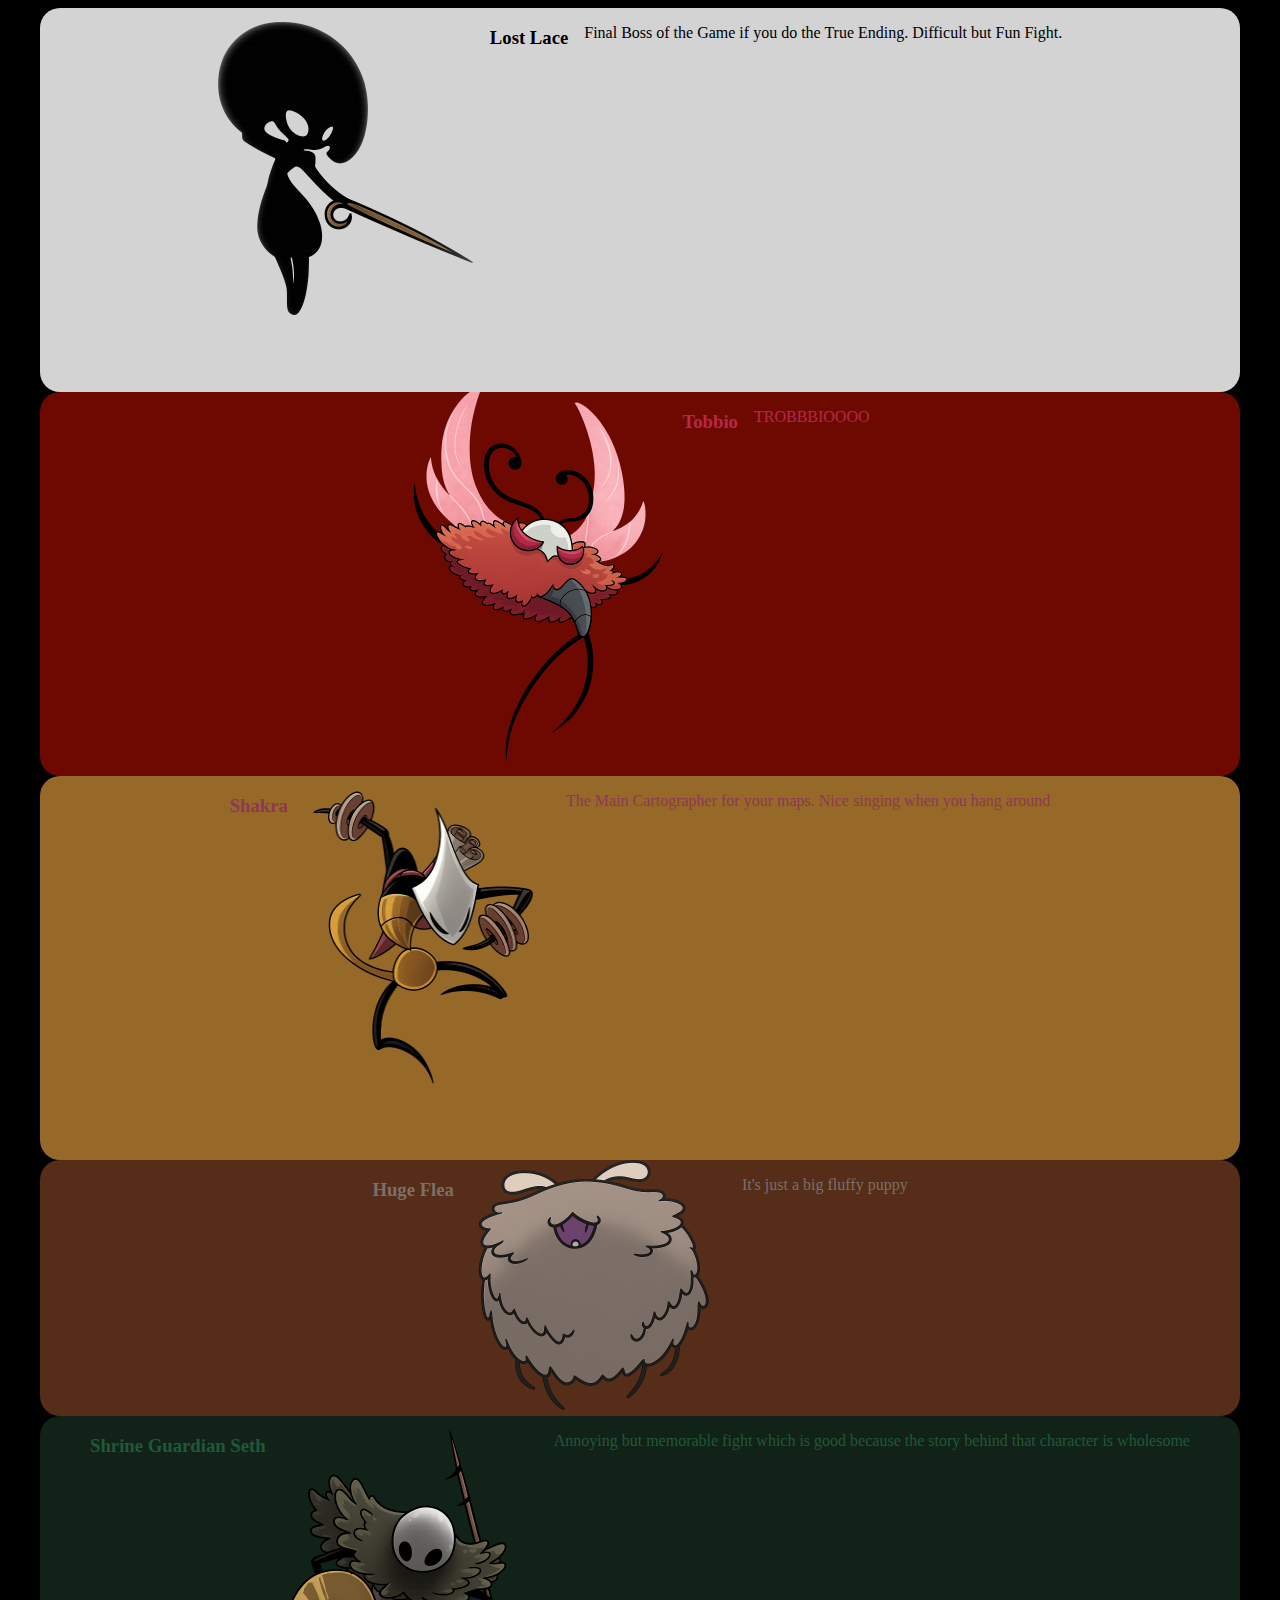
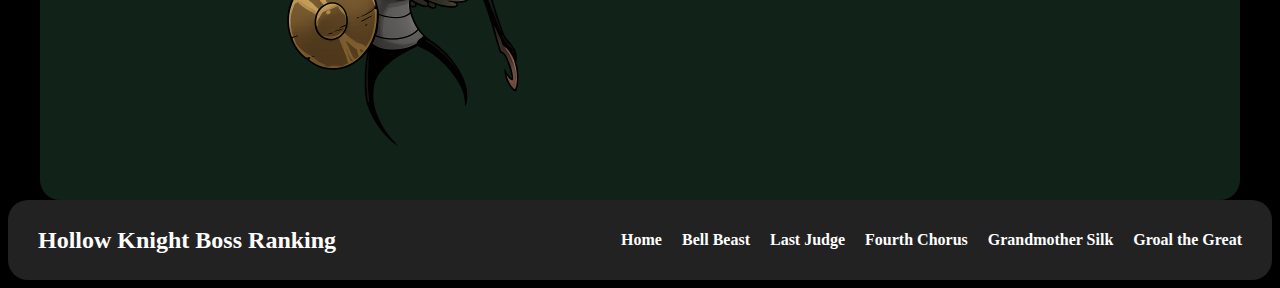
<file: pages/page6.html>
<!DOCTYPE html>
<html lang="en">
<head>
  <meta charset="UTF-8">
  <title>Top 5 Favorite Characters</title>
  <link rel="stylesheet" href="../styles/style6.css">
  <link rel="stylesheet" href="../fonts/Font.css">
  <link rel="stylesheet" href="../styles/clickybar.css">
</head>
<body>


<article class="card" id="Lace">
  <img src="../images/LostLace.png" height="384" width="256"/>
  <h3 class="Lace">Lost Lace</h3>
  <p class="Lace">Final Boss of the Game if you do the True Ending. Difficult but Fun Fight.</p>
</article>
<article class="card" id="TROBBIOOO">
  <img src="../images/TROBBIOOOOO.png" height="384" width="256"/>
  <h3 class="Trobbio">Tobbio</h3>
  <p class="Trobbio">TROBBBIOOOO</p>
</article>
<section class="card" id="Shakra">
  <h3 class="Shakra">Shakra</h3>
  <img src="../images/Shakra.png" height="384" width="246"/>
  <p class="Shakra">The Main Cartographer for your maps. Nice singing when you hang around</p>
</section>
<article class="card" id="HugeFlea">
  <h3 class="HugeFlea">Huge Flea</h3>
  <img src="../images/HugeFlea.png" height="256" width="256"/>
  <p class="HugeFlea">It's just a big fluffy puppy</p>
</article>
<article class="card" id="Seth">
  <h3 class="Seth">Shrine Guardian Seth</h3>
  <img src="../images/ShrineGuardianSeth.png" height="384" width="256"/>
  <p class="Seth">Annoying but memorable fight which is good because the story behind that character is wholesome</p>
</article>


<nav class="navbar">
  <div class="logo">Hollow Knight Boss Ranking</div>
  <ul class="nav-links">
    <li class="cinzel-unique"><a href="../index.html"> Home</a></li>
    <li id="BellBeast" class="cinzel-unique"><a href="page1.html"> Bell Beast </a></li>
    <li id="LastJudge" class="cinzel-unique"><a href="page2.html"> Last Judge</a></li>
    <li id="FourthChorus" class="cinzel-unique"><a href="page3.html"> Fourth Chorus</a></li>
    <li id="GrandmotherSilk" class="cinzel-unique"><a href="page4.html"> Grandmother Silk</a></li>
    <li id="Bastard" class="cinzel-unique"><a href="page5.html"> Groal the Great</a></li>
  </ul>
</nav>
</body>
</html>
</file>
<file: styles/style6.css>
.card{
    display: flex;
    flex-wrap: wrap;
    justify-content: center;
    align-content: center;
    gap: 1rem;
    margin-inline: auto;
    max-width: 1200px;
    border-radius: 20px;
    transition: transform .395s ease, box-shadow 0.3s ease;
}

.card:hover {
    transform: translateY(-8px) scale(1.05);
    box-shadow: 0 6px 10px 0 rgba(201, 23, 31, 1);
}


#Lace{
    background-color: lightgray;
}

#TROBBIOOO{
    background-color: #6E0902
}

#Shakra{
    background-color:  #976928;

}

#HugeFlea{
    background-color: #552d18;

}

#Seth{
    background-color: #112218;

}

.Lace{
    color: #000000
}

.Trobbio{
 color: #b52a46;
}

.Shakra{
 color: #8e3756;

}

.HugeFlea{
    color: #7c6f68;
}

.Seth{
 color: #205937;
}

body{
    background-color: #000;
}


@media (max-width: 600px) {

}

@media (max-width: 1024px) {

}

@media (max-width: 2048px) {

}
</file>
<file: fonts/Font.css>
.cinzel-unique {
    font-family: "Cinzel", serif;
    font-optical-sizing: auto;
    font-weight: 600;
    font-style: normal;
}
</file>
<file: styles/clickybar.css>
.navbar {
    display: flex;
    justify-content: space-between;
    align-items: center;
    background: #222;
    padding: 15px 30px;
    border-radius: 20px;
    transition: transform 1.8s ease, box-shadow 0.3s ease;
}

@keyframes glow {
    from {
        box-shadow: 0 0 10px rgba(201, 23, 31, 0.3);
    }
    to {
        box-shadow: 0 0 25px rgba(201, 23, 31, 1);
    }
}


.navbar:hover{
    transform: translateY(-8px) scale(1.0005);
    box-shadow: 0 6px 10px 0 rgba(201, 23, 31, 1);
    animation: glow;
}

/* Logo */
.logo {
    font-size: 1.5rem;
    font-weight: bold;
    color: white;
}

/* Nav links */
.nav-links {
    list-style: none;
    display: flex;
    gap: 20px;
}

.nav-links li a {
    text-decoration: none;
    color: white;
    font-size: 1rem;
    transition: color 0.3s;
}

.nav-links li a:hover {
    color: #ff9800; }  /* orange highlight */

#BellBeast{
    border-radius: 20px;
    transition: transform .395s ease, box-shadow 0.3s ease;
}

#LastJudge{
    border-radius: 20px;
    transition: transform .395s ease, box-shadow 0.3s ease;
}

#FourthChorus{
    border-radius: 20px;
    transition: transform .395s ease, box-shadow 0.3s ease;
}

#GrandmotherSilk{
    border-radius: 20px;
    transition: transform .395s ease, box-shadow 0.3s ease;
}

#Bastard{
    border-radius: 20px;
    transition: transform .395s ease, box-shadow 0.3s ease;
}

#Top\ 5\ Characters{
    border-radius: 20px;
    transition: transform .395s ease, box-shadow 0.3s ease;
}

#Home{
    border-radius: 20px;
    transition: transform .395s ease, box-shadow 0.3s ease;
}

#BellBeast:hover{
    transform: translateY(-8px) scale(1.05);
    box-shadow: 0 6px 10px 0 rgba(201, 23, 31, 1);
    animation: glow;
}

#LastJudge:hover{
    transform: translateY(-8px) scale(1.05);
    box-shadow: 0 6px 10px 0 rgba(201, 23, 31, 1);
    animation: glow;
}

#FourthChorus:hover{
    transform: translateY(-8px) scale(1.05);
    box-shadow: 0 6px 10px 0 rgba(201, 23, 31, 1);
    animation: glow;
}

#GrandmotherSilk:hover{
    transform: translateY(-8px) scale(1.05);
    box-shadow: 0 6px 10px 0 rgba(201, 23, 31, 1);
    animation: glow;
}

#Bastard:hover{
    transform: translateY(-8px) scale(1.05);
    box-shadow: 0 6px 10px 0 rgba(201, 23, 31, 1);
    animation: glow;
}

#Top\ 5\ Characters:hover{
    transform: translateY(-8px) scale(1.05);
    box-shadow: 0 6px 10px 0 rgba(201, 23, 31, 1);
    animation: glow;
}

#Home:hover{
    transform: translateY(-8px) scale(1.05);
    box-shadow: 0 6px 10px 0 rgba(201, 23, 31, 1);
    animation: glow;
}
</file>
